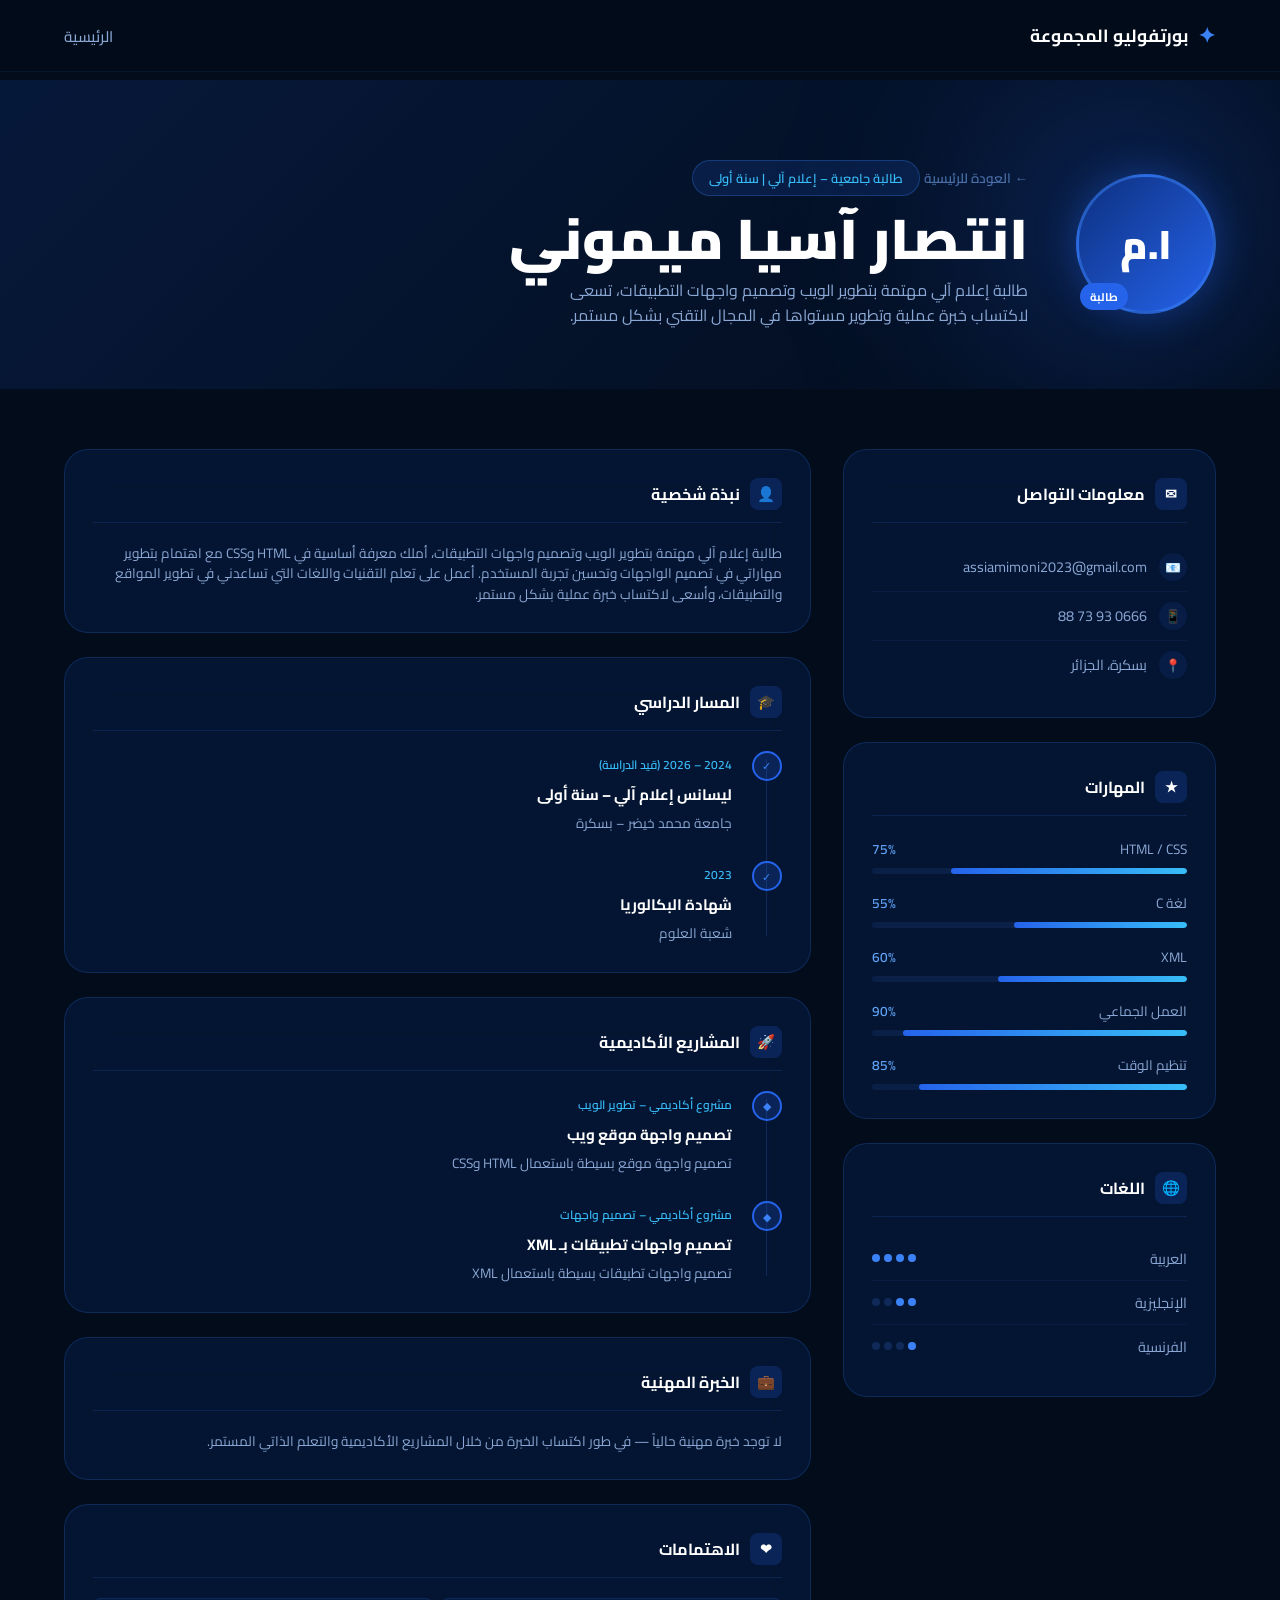
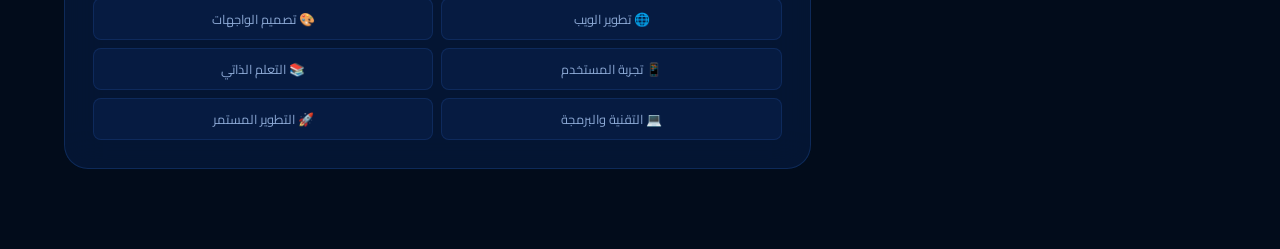
<file: intissar.html>
<!DOCTYPE html>
<html lang="ar" dir="rtl">

<head>
    <meta charset="UTF-8" />
    <meta name="viewport" content="width=device-width, initial-scale=1.0" />
    <title>انتصار آسيا ميموني</title>

    <link rel="preconnect" href="https://fonts.googleapis.com" />
    <link rel="preconnect" href="https://fonts.gstatic.com" crossorigin />

    <link href="https://fonts.googleapis.com/css2?family=Tajawal:wght@300;400;500;700;800;900&family=Cairo:wght@300;400;600;700;900&display=swap" rel="stylesheet" />

    <link rel="stylesheet" href="style.css" />
</head>

<body>

    <!-- HEADER -->
    <header class="header">
        <nav class="nav container">
            <div class="logo">
                <span class="logo-icon">✦</span>
                <span>بورتفوليو المجموعة</span>
            </div>

            <ul class="nav-links">
                <li><a href="index.html">الرئيسية</a></li>
            </ul>
        </nav>
    </header>

    <!-- PAGE -->
    <main class="cv-page">

        <!-- HERO -->
        <section class="cv-hero">

            <div class="cv-hero-bg"></div>
            <div class="cv-hero-orb"></div>

            <div class="container cv-hero-content">

                <div class="cv-avatar-wrap">

                    <div class="cv-avatar">
                        ا.م
                    </div>

                    <div class="cv-avatar-badge">
                        طالبة
                    </div>

                </div>

                <div class="cv-header-info">

                    <a href="index.html" class="cv-back">
                        ← العودة للرئيسية
                    </a>

                    <span class="cv-role-tag">
                        طالبة جامعية – إعلام آلي | سنة أولى
                    </span>

                    <h1 class="cv-name">
                        انتصار آسيا ميموني
                    </h1>

                    <p class="cv-subtitle">
                        طالبة إعلام آلي مهتمة بتطوير الويب وتصميم واجهات التطبيقات، تسعى لاكتساب خبرة عملية وتطوير مستواها في المجال التقني بشكل مستمر.
                    </p>

                </div>

            </div>

        </section>

        <!-- BODY -->
        <section class="cv-body">

            <div class="container">

                <div class="cv-grid">

                    <!-- SIDEBAR -->
                    <aside class="cv-sidebar">

                        <!-- CONTACT -->
                        <div class="cv-card">

                            <div class="cv-card-title">
                                <div class="icon">✉</div>
                                معلومات التواصل
                            </div>

                            <div class="contact-item">
                                <div class="ci-icon">📧</div>
                                <span>assiamimoni2023@gmail.com</span>
                            </div>

                            <div class="contact-item">
                                <div class="ci-icon">📱</div>
                                <span>0666 93 73 88</span>
                            </div>

                            <div class="contact-item">
                                <div class="ci-icon">📍</div>
                                <span>بسكرة، الجزائر</span>
                            </div>

                        </div>

                        <!-- SKILLS -->
                        <div class="cv-card">

                            <div class="cv-card-title">
                                <div class="icon">★</div>
                                المهارات
                            </div>

                            <div class="skill-item">
                                <div class="skill-header">
                                    <span>HTML / CSS</span>
                                    <span class="skill-pct">75%</span>
                                </div>
                                <div class="skill-bar">
                                    <div class="skill-fill" style="width:75%"></div>
                                </div>
                            </div>

                            <div class="skill-item">
                                <div class="skill-header">
                                    <span>لغة C</span>
                                    <span class="skill-pct">55%</span>
                                </div>
                                <div class="skill-bar">
                                    <div class="skill-fill" style="width:55%"></div>
                                </div>
                            </div>

                            <div class="skill-item">
                                <div class="skill-header">
                                    <span>XML</span>
                                    <span class="skill-pct">60%</span>
                                </div>
                                <div class="skill-bar">
                                    <div class="skill-fill" style="width:60%"></div>
                                </div>
                            </div>

                            <div class="skill-item">
                                <div class="skill-header">
                                    <span>العمل الجماعي</span>
                                    <span class="skill-pct">90%</span>
                                </div>
                                <div class="skill-bar">
                                    <div class="skill-fill" style="width:90%"></div>
                                </div>
                            </div>

                            <div class="skill-item">
                                <div class="skill-header">
                                    <span>تنظيم الوقت</span>
                                    <span class="skill-pct">85%</span>
                                </div>
                                <div class="skill-bar">
                                    <div class="skill-fill" style="width:85%"></div>
                                </div>
                            </div>

                        </div>

                        <!-- LANGUAGES -->
                        <div class="cv-card">

                            <div class="cv-card-title">
                                <div class="icon">🌐</div>
                                اللغات
                            </div>

                            <div class="lang-item">
                                <span>العربية</span>
                                <div class="lang-level">
                                    <div class="lang-dot active"></div>
                                    <div class="lang-dot active"></div>
                                    <div class="lang-dot active"></div>
                                    <div class="lang-dot active"></div>
                                </div>
                            </div>

                            <div class="lang-item">
                                <span>الإنجليزية</span>
                                <div class="lang-level">
                                    <div class="lang-dot active"></div>
                                    <div class="lang-dot active"></div>
                                    <div class="lang-dot"></div>
                                    <div class="lang-dot"></div>
                                </div>
                            </div>

                            <div class="lang-item">
                                <span>الفرنسية</span>
                                <div class="lang-level">
                                    <div class="lang-dot active"></div>
                                    <div class="lang-dot"></div>
                                    <div class="lang-dot"></div>
                                    <div class="lang-dot"></div>
                                </div>
                            </div>

                        </div>

                    </aside>

                    <!-- MAIN -->
                    <div class="cv-main">

                        <!-- ABOUT -->
                        <div class="cv-card">

                            <div class="cv-card-title">
                                <div class="icon">👤</div>
                                نبذة شخصية
                            </div>

                            <p class="tl-sub">
                                طالبة إعلام آلي مهتمة بتطوير الويب وتصميم واجهات التطبيقات، أملك معرفة أساسية في HTML وCSS مع اهتمام بتطوير مهاراتي في تصميم الواجهات وتحسين تجربة المستخدم. أعمل على تعلم التقنيات واللغات التي تساعدني في تطوير المواقع والتطبيقات، وأسعى لاكتساب خبرة عملية
                                بشكل مستمر.
                            </p>

                        </div>

                        <!-- EDUCATION -->
                        <div class="cv-card">

                            <div class="cv-card-title">
                                <div class="icon">🎓</div>
                                المسار الدراسي
                            </div>

                            <div class="timeline">

                                <div class="tl-item">
                                    <div class="tl-dot">✓</div>
                                    <div class="tl-content">
                                        <div class="tl-period">2024 – 2026 (قيد الدراسة)</div>
                                        <div class="tl-title">ليسانس إعلام آلي – سنة أولى</div>
                                        <div class="tl-sub">جامعة محمد خيضر – بسكرة</div>
                                    </div>
                                </div>

                                <div class="tl-item">
                                    <div class="tl-dot">✓</div>
                                    <div class="tl-content">
                                        <div class="tl-period">2023</div>
                                        <div class="tl-title">شهادة البكالوريا</div>
                                        <div class="tl-sub">شعبة العلوم</div>
                                    </div>
                                </div>

                            </div>

                        </div>

                        <!-- PROJECTS -->
                        <div class="cv-card">

                            <div class="cv-card-title">
                                <div class="icon">🚀</div>
                                المشاريع الأكاديمية
                            </div>

                            <div class="timeline">

                                <div class="tl-item">
                                    <div class="tl-dot">◆</div>
                                    <div class="tl-content">
                                        <div class="tl-period">مشروع أكاديمي – تطوير الويب</div>
                                        <div class="tl-title">تصميم واجهة موقع ويب</div>
                                        <div class="tl-sub">
                                            تصميم واجهة موقع بسيطة باستعمال HTML وCSS
                                        </div>
                                    </div>
                                </div>

                                <div class="tl-item">
                                    <div class="tl-dot">◆</div>
                                    <div class="tl-content">
                                        <div class="tl-period">مشروع أكاديمي – تصميم واجهات</div>
                                        <div class="tl-title">تصميم واجهات تطبيقات بـ XML</div>
                                        <div class="tl-sub">
                                            تصميم واجهات تطبيقات بسيطة باستعمال XML
                                        </div>
                                    </div>
                                </div>

                            </div>

                        </div>

                        <!-- EXPERIENCE -->
                        <div class="cv-card">

                            <div class="cv-card-title">
                                <div class="icon">💼</div>
                                الخبرة المهنية
                            </div>

                            <p class="tl-sub">
                                لا توجد خبرة مهنية حالياً — في طور اكتساب الخبرة من خلال المشاريع الأكاديمية والتعلم الذاتي المستمر.
                            </p>

                        </div>

                        <!-- INTERESTS -->
                        <div class="cv-card">

                            <div class="cv-card-title">
                                <div class="icon">❤</div>
                                الاهتمامات
                            </div>

                            <div class="interests-grid">
                                <div class="interest-chip">🌐 تطوير الويب</div>
                                <div class="interest-chip">🎨 تصميم الواجهات</div>
                                <div class="interest-chip">📱 تجربة المستخدم</div>
                                <div class="interest-chip">📚 التعلم الذاتي</div>
                                <div class="interest-chip">💻 التقنية والبرمجة</div>
                                <div class="interest-chip">🚀 التطوير المستمر</div>
                            </div>

                        </div>

                    </div>

                </div>

            </div>

        </section>

    </main>

</body>

</html>
</file>
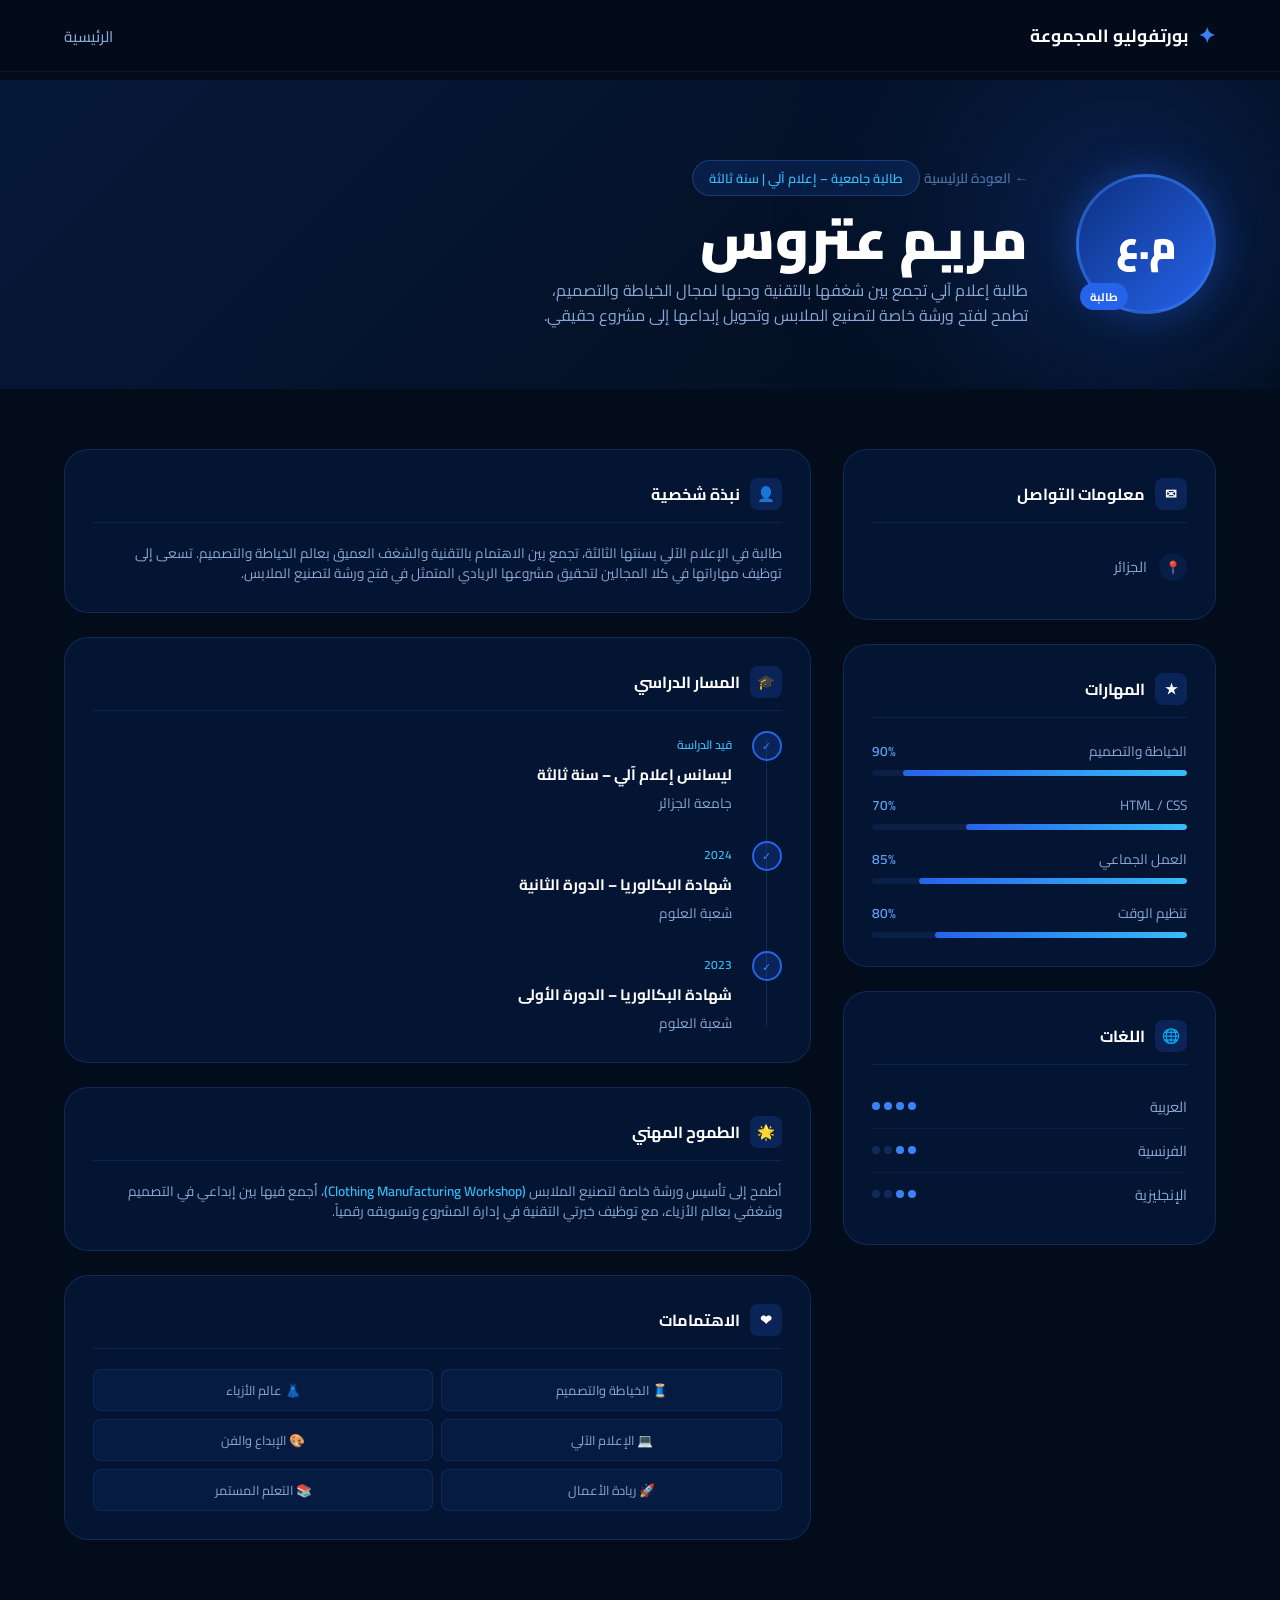
<file: mariam.html>
<!DOCTYPE html>
<html lang="ar" dir="rtl">

<head>
    <meta charset="UTF-8" />
    <meta name="viewport" content="width=device-width, initial-scale=1.0" />
    <title>مريم عتروس</title>

    <link rel="preconnect" href="https://fonts.googleapis.com" />
    <link rel="preconnect" href="https://fonts.gstatic.com" crossorigin />

    <link href="https://fonts.googleapis.com/css2?family=Tajawal:wght@300;400;500;700;800;900&family=Cairo:wght@300;400;600;700;900&display=swap" rel="stylesheet" />

    <link rel="stylesheet" href="style.css" />
</head>

<body>

    <!-- HEADER -->
    <header class="header">
        <nav class="nav container">
            <div class="logo">
                <span class="logo-icon">✦</span>
                <span>بورتفوليو المجموعة</span>
            </div>

            <ul class="nav-links">
                <li><a href="index.html">الرئيسية</a></li>
            </ul>
        </nav>
    </header>

    <!-- PAGE -->
    <main class="cv-page">

        <!-- HERO -->
        <section class="cv-hero">

            <div class="cv-hero-bg"></div>
            <div class="cv-hero-orb"></div>

            <div class="container cv-hero-content">

                <div class="cv-avatar-wrap">

                    <div class="cv-avatar">
                        م.ع
                    </div>

                    <div class="cv-avatar-badge">
                        طالبة
                    </div>

                </div>

                <div class="cv-header-info">

                    <a href="index.html" class="cv-back">
                        ← العودة للرئيسية
                    </a>

                    <span class="cv-role-tag">
                        طالبة جامعية – إعلام آلي | سنة ثالثة
                    </span>

                    <h1 class="cv-name">
                        مريم عتروس
                    </h1>

                    <p class="cv-subtitle">
                        طالبة إعلام آلي تجمع بين شغفها بالتقنية وحبها لمجال الخياطة والتصميم، تطمح لفتح ورشة خاصة لتصنيع الملابس وتحويل إبداعها إلى مشروع حقيقي.
                    </p>

                </div>

            </div>

        </section>

        <!-- BODY -->
        <section class="cv-body">

            <div class="container">

                <div class="cv-grid">

                    <!-- SIDEBAR -->
                    <aside class="cv-sidebar">

                        <!-- CONTACT -->
                        <div class="cv-card">

                            <div class="cv-card-title">
                                <div class="icon">✉</div>
                                معلومات التواصل
                            </div>

                            <div class="contact-item">
                                <div class="ci-icon">📍</div>
                                <span>الجزائر</span>
                            </div>

                        </div>

                        <!-- SKILLS -->
                        <div class="cv-card">

                            <div class="cv-card-title">
                                <div class="icon">★</div>
                                المهارات
                            </div>

                            <div class="skill-item">
                                <div class="skill-header">
                                    <span>الخياطة والتصميم</span>
                                    <span class="skill-pct">90%</span>
                                </div>
                                <div class="skill-bar">
                                    <div class="skill-fill" style="width:90%"></div>
                                </div>
                            </div>

                            <div class="skill-item">
                                <div class="skill-header">
                                    <span>HTML / CSS</span>
                                    <span class="skill-pct">70%</span>
                                </div>
                                <div class="skill-bar">
                                    <div class="skill-fill" style="width:70%"></div>
                                </div>
                            </div>

                            <div class="skill-item">
                                <div class="skill-header">
                                    <span>العمل الجماعي</span>
                                    <span class="skill-pct">85%</span>
                                </div>
                                <div class="skill-bar">
                                    <div class="skill-fill" style="width:85%"></div>
                                </div>
                            </div>

                            <div class="skill-item">
                                <div class="skill-header">
                                    <span>تنظيم الوقت</span>
                                    <span class="skill-pct">80%</span>
                                </div>
                                <div class="skill-bar">
                                    <div class="skill-fill" style="width:80%"></div>
                                </div>
                            </div>

                        </div>

                        <!-- LANGUAGES -->
                        <div class="cv-card">

                            <div class="cv-card-title">
                                <div class="icon">🌐</div>
                                اللغات
                            </div>

                            <div class="lang-item">
                                <span>العربية</span>
                                <div class="lang-level">
                                    <div class="lang-dot active"></div>
                                    <div class="lang-dot active"></div>
                                    <div class="lang-dot active"></div>
                                    <div class="lang-dot active"></div>
                                </div>
                            </div>

                            <div class="lang-item">
                                <span>الفرنسية</span>
                                <div class="lang-level">
                                    <div class="lang-dot active"></div>
                                    <div class="lang-dot active"></div>
                                    <div class="lang-dot"></div>
                                    <div class="lang-dot"></div>
                                </div>
                            </div>

                            <div class="lang-item">
                                <span>الإنجليزية</span>
                                <div class="lang-level">
                                    <div class="lang-dot active"></div>
                                    <div class="lang-dot active"></div>
                                    <div class="lang-dot"></div>
                                    <div class="lang-dot"></div>
                                </div>
                            </div>

                        </div>

                    </aside>

                    <!-- MAIN -->
                    <div class="cv-main">

                        <!-- ABOUT -->
                        <div class="cv-card">

                            <div class="cv-card-title">
                                <div class="icon">👤</div>
                                نبذة شخصية
                            </div>

                            <p class="tl-sub">
                                طالبة في الإعلام الآلي بسنتها الثالثة، تجمع بين الاهتمام بالتقنية والشغف العميق بعالم الخياطة والتصميم. تسعى إلى توظيف مهاراتها في كلا المجالين لتحقيق مشروعها الريادي المتمثل في فتح ورشة لتصنيع الملابس.
                            </p>

                        </div>

                        <!-- EDUCATION -->
                        <div class="cv-card">

                            <div class="cv-card-title">
                                <div class="icon">🎓</div>
                                المسار الدراسي
                            </div>

                            <div class="timeline">

                                <div class="tl-item">
                                    <div class="tl-dot">✓</div>
                                    <div class="tl-content">
                                        <div class="tl-period">قيد الدراسة</div>
                                        <div class="tl-title">ليسانس إعلام آلي – سنة ثالثة</div>
                                        <div class="tl-sub">جامعة الجزائر</div>
                                    </div>
                                </div>

                                <div class="tl-item">
                                    <div class="tl-dot">✓</div>
                                    <div class="tl-content">
                                        <div class="tl-period">2024</div>
                                        <div class="tl-title">شهادة البكالوريا – الدورة الثانية</div>
                                        <div class="tl-sub">شعبة العلوم</div>
                                    </div>
                                </div>

                                <div class="tl-item">
                                    <div class="tl-dot">✓</div>
                                    <div class="tl-content">
                                        <div class="tl-period">2023</div>
                                        <div class="tl-title">شهادة البكالوريا – الدورة الأولى</div>
                                        <div class="tl-sub">شعبة العلوم</div>
                                    </div>
                                </div>

                            </div>

                        </div>

                        <!-- AMBITION -->
                        <div class="cv-card">

                            <div class="cv-card-title">
                                <div class="icon">🌟</div>
                                الطموح المهني
                            </div>

                            <p class="tl-sub">
                                أطمح إلى تأسيس ورشة خاصة لتصنيع الملابس <span style="color:var(--accent);font-weight:600;">(Clothing Manufacturing Workshop)</span>، أجمع فيها بين إبداعي في التصميم وشغفي بعالم الأزياء، مع توظيف خبرتي التقنية في إدارة المشروع
                                وتسويقه رقمياً.
                            </p>

                        </div>

                        <!-- INTERESTS -->
                        <div class="cv-card">

                            <div class="cv-card-title">
                                <div class="icon">❤</div>
                                الاهتمامات
                            </div>

                            <div class="interests-grid">
                                <div class="interest-chip">🧵 الخياطة والتصميم</div>
                                <div class="interest-chip">👗 عالم الأزياء</div>
                                <div class="interest-chip">💻 الإعلام الآلي</div>
                                <div class="interest-chip">🎨 الإبداع والفن</div>
                                <div class="interest-chip">🚀 ريادة الأعمال</div>
                                <div class="interest-chip">📚 التعلم المستمر</div>
                            </div>

                        </div>

                    </div>

                </div>

            </div>

        </section>

    </main>

</body>

</html>
</file>
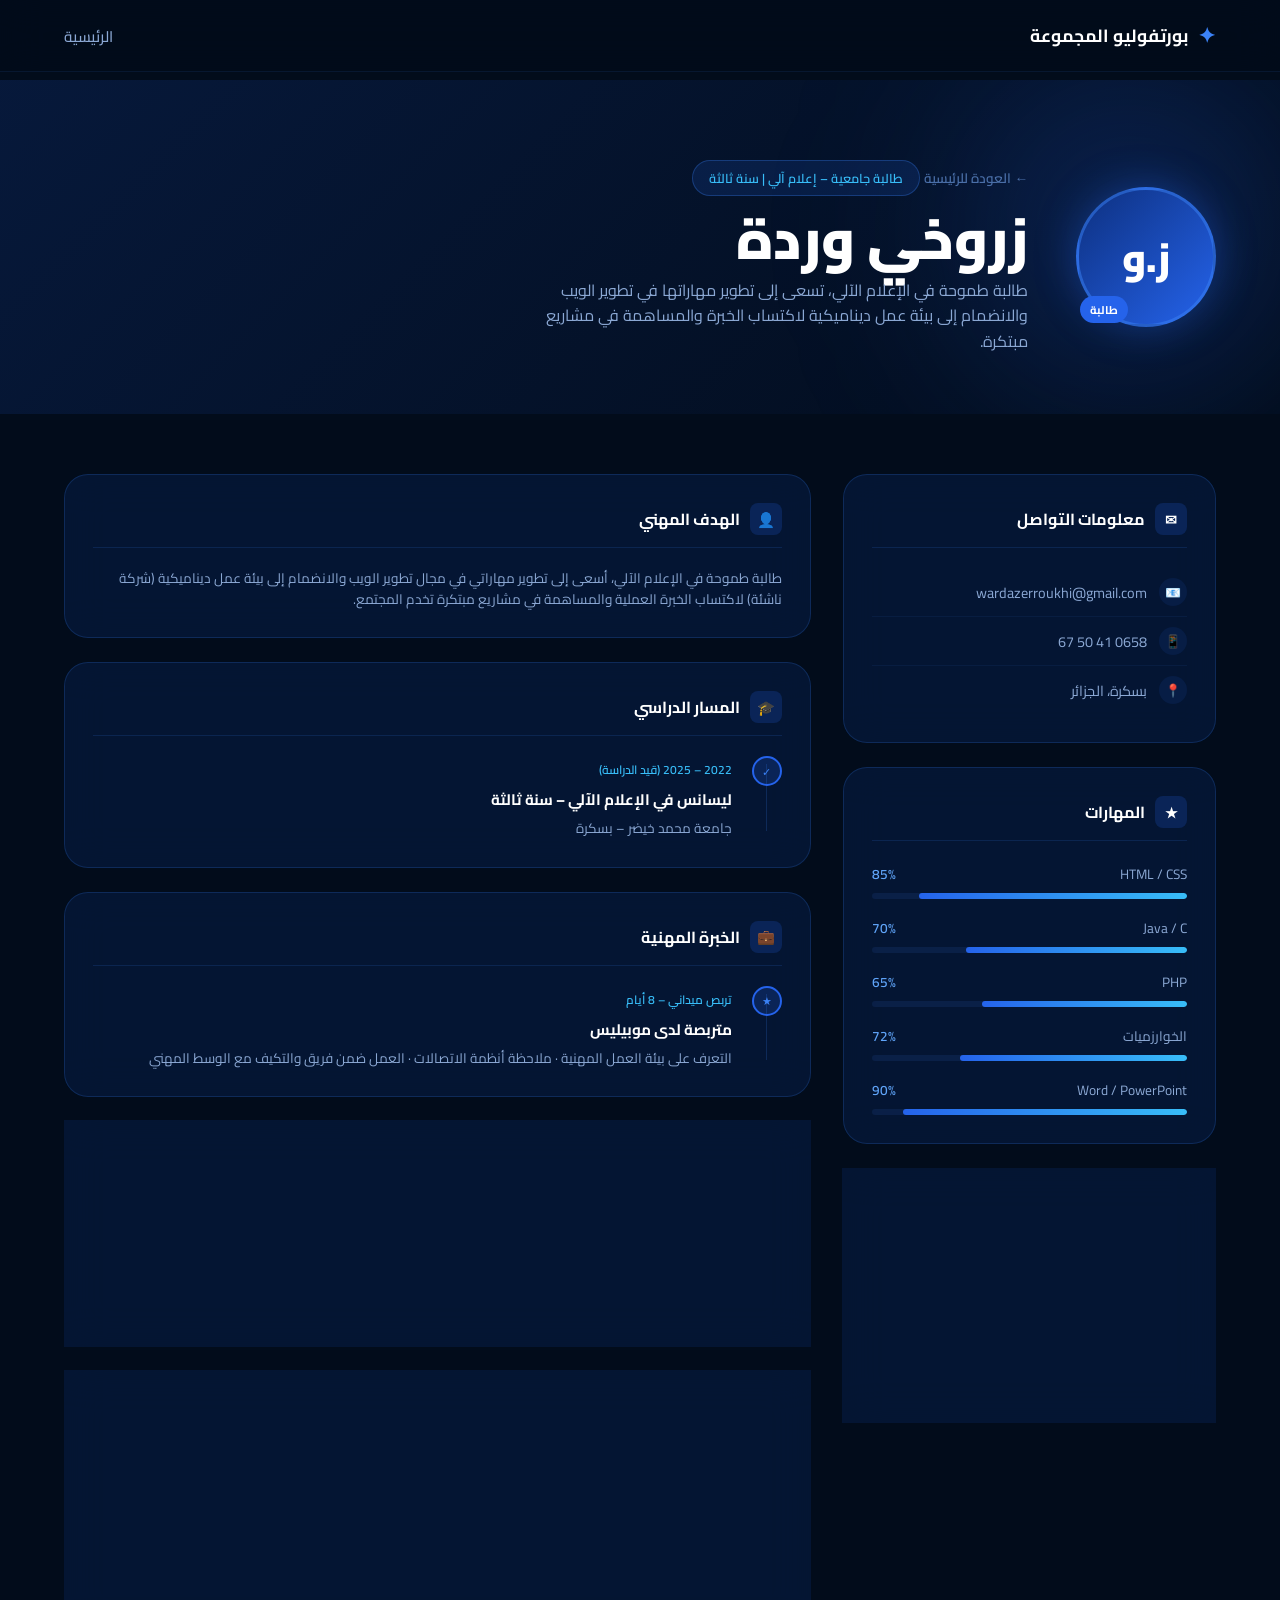
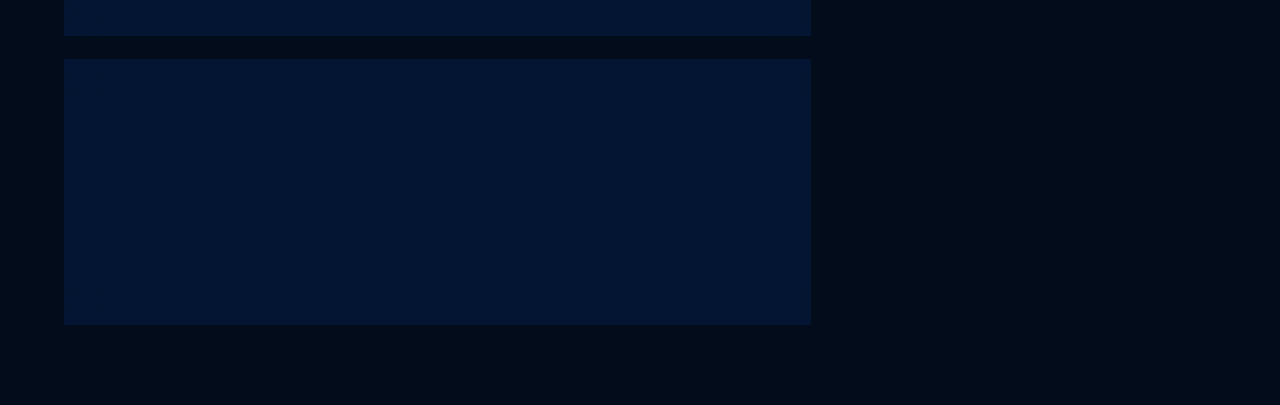
<file: warda.html>
<!DOCTYPE html>
<html lang="ar" dir="rtl">

<head>
    <meta charset="UTF-8" />
    <meta name="viewport" content="width=device-width, initial-scale=1.0" />
    <title>زروخي وردة</title>

    <link rel="preconnect" href="https://fonts.googleapis.com" />
    <link rel="preconnect" href="https://fonts.gstatic.com" crossorigin />

    <link href="https://fonts.googleapis.com/css2?family=Tajawal:wght@300;400;500;700;800;900&family=Cairo:wght@300;400;600;700;900&display=swap" rel="stylesheet" />

    <link rel="stylesheet" href="style.css" />
</head>

<body>

    <!-- HEADER -->
    <header class="header">
        <nav class="nav container">
            <div class="logo">
                <span class="logo-icon">✦</span>
                <span>بورتفوليو المجموعة</span>
            </div>

            <ul class="nav-links">
                <li><a href="index.html">الرئيسية</a></li>
            </ul>
        </nav>
    </header>

    <!-- PAGE -->
    <main class="cv-page">

        <!-- HERO -->
        <section class="cv-hero">

            <div class="cv-hero-bg"></div>
            <div class="cv-hero-orb"></div>

            <div class="container cv-hero-content">

                <div class="cv-avatar-wrap">

                    <div class="cv-avatar">
                        ز.و
                    </div>

                    <div class="cv-avatar-badge">
                        طالبة
                    </div>

                </div>

                <div class="cv-header-info">

                    <a href="index.html" class="cv-back">
                        ← العودة للرئيسية
                    </a>

                    <span class="cv-role-tag">
                        طالبة جامعية – إعلام آلي | سنة ثالثة
                    </span>

                    <h1 class="cv-name">
                        زروخي وردة
                    </h1>

                    <p class="cv-subtitle">
                        طالبة طموحة في الإعلام الآلي، تسعى إلى تطوير مهاراتها في تطوير الويب والانضمام إلى بيئة عمل ديناميكية لاكتساب الخبرة والمساهمة في مشاريع مبتكرة.
                    </p>

                </div>

            </div>

        </section>

        <!-- BODY -->
        <section class="cv-body">

            <div class="container">

                <div class="cv-grid">

                    <!-- SIDEBAR -->
                    <aside class="cv-sidebar">

                        <!-- CONTACT -->
                        <div class="cv-card">

                            <div class="cv-card-title">
                                <div class="icon">✉</div>
                                معلومات التواصل
                            </div>

                            <div class="contact-item">
                                <div class="ci-icon">📧</div>
                                <span>wardazerroukhi@gmail.com</span>
                            </div>

                            <div class="contact-item">
                                <div class="ci-icon">📱</div>
                                <span>0658 41 50 67</span>
                            </div>

                            <div class="contact-item">
                                <div class="ci-icon">📍</div>
                                <span>بسكرة، الجزائر</span>
                            </div>

                        </div>

                        <!-- SKILLS -->
                        <div class="cv-card">

                            <div class="cv-card-title">
                                <div class="icon">★</div>
                                المهارات
                            </div>

                            <div class="skill-item">
                                <div class="skill-header">
                                    <span>HTML / CSS</span>
                                    <span class="skill-pct">85%</span>
                                </div>
                                <div class="skill-bar">
                                    <div class="skill-fill" style="width:85%"></div>
                                </div>
                            </div>

                            <div class="skill-item">
                                <div class="skill-header">
                                    <span>Java / C</span>
                                    <span class="skill-pct">70%</span>
                                </div>
                                <div class="skill-bar">
                                    <div class="skill-fill" style="width:70%"></div>
                                </div>
                            </div>

                            <div class="skill-item">
                                <div class="skill-header">
                                    <span>PHP</span>
                                    <span class="skill-pct">65%</span>
                                </div>
                                <div class="skill-bar">
                                    <div class="skill-fill" style="width:65%"></div>
                                </div>
                            </div>

                            <div class="skill-item">
                                <div class="skill-header">
                                    <span>الخوارزميات</span>
                                    <span class="skill-pct">72%</span>
                                </div>
                                <div class="skill-bar">
                                    <div class="skill-fill" style="width:72%"></div>
                                </div>
                            </div>

                            <div class="skill-item">
                                <div class="skill-header">
                                    <span>Word / PowerPoint</span>
                                    <span class="skill-pct">90%</span>
                                </div>
                                <div class="skill-bar">
                                    <div class="skill-fill" style="width:90%"></div>
                                </div>
                            </div>

                        </div>

                        <!-- LANGUAGES -->
                        <div class="cv-card">

                            <div class="cv-card-title">
                                <div class="icon">🌐</div>
                                اللغات
                            </div>

                            <div class="lang-item">
                                <span>العربية</span>
                                <div class="lang-level">
                                    <div class="lang-dot active"></div>
                                    <div class="lang-dot active"></div>
                                    <div class="lang-dot active"></div>
                                    <div class="lang-dot active"></div>
                                </div>
                            </div>

                            <div class="lang-item">
                                <span>الفرنسية</span>
                                <div class="lang-level">
                                    <div class="lang-dot active"></div>
                                    <div class="lang-dot active"></div>
                                    <div class="lang-dot active"></div>
                                    <div class="lang-dot"></div>
                                </div>
                            </div>

                            <div class="lang-item">
                                <span>الإنجليزية</span>
                                <div class="lang-level">
                                    <div class="lang-dot active"></div>
                                    <div class="lang-dot active"></div>
                                    <div class="lang-dot"></div>
                                    <div class="lang-dot"></div>
                                </div>
                            </div>

                        </div>

                    </aside>

                    <!-- MAIN -->
                    <div class="cv-main">

                        <!-- ABOUT -->
                        <div class="cv-card">

                            <div class="cv-card-title">
                                <div class="icon">👤</div>
                                الهدف المهني
                            </div>

                            <p class="tl-sub">
                                طالبة طموحة في الإعلام الآلي، أسعى إلى تطوير مهاراتي في مجال تطوير الويب والانضمام إلى بيئة عمل ديناميكية (شركة ناشئة) لاكتساب الخبرة العملية والمساهمة في مشاريع مبتكرة تخدم المجتمع.
                            </p>

                        </div>

                        <!-- EDUCATION -->
                        <div class="cv-card">

                            <div class="cv-card-title">
                                <div class="icon">🎓</div>
                                المسار الدراسي
                            </div>

                            <div class="timeline">

                                <div class="tl-item">
                                    <div class="tl-dot">✓</div>
                                    <div class="tl-content">
                                        <div class="tl-period">2022 – 2025 (قيد الدراسة)</div>
                                        <div class="tl-title">ليسانس في الإعلام الآلي – سنة ثالثة</div>
                                        <div class="tl-sub">جامعة محمد خيضر – بسكرة</div>
                                    </div>
                                </div>

                            </div>

                        </div>

                        <!-- EXPERIENCE -->
                        <div class="cv-card">

                            <div class="cv-card-title">
                                <div class="icon">💼</div>
                                الخبرة المهنية
                            </div>

                            <div class="timeline">

                                <div class="tl-item">
                                    <div class="tl-dot">★</div>
                                    <div class="tl-content">
                                        <div class="tl-period">تربص ميداني – 8 أيام</div>
                                        <div class="tl-title">متربصة لدى موبيليس</div>
                                        <div class="tl-sub">
                                            التعرف على بيئة العمل المهنية · ملاحظة أنظمة الاتصالات · العمل ضمن فريق والتكيف مع الوسط المهني
                                        </div>
                                    </div>
                                </div>

                            </div>

                        </div>

                        <!-- PROJECTS -->
                        <div class="cv-card">

                            <div class="cv-card-title">
                                <div class="icon">🚀</div>
                                المشاريع الأكاديمية
                            </div>

                            <div class="timeline">

                                <div class="tl-item">
                                    <div class="tl-dot">◆</div>
                                    <div class="tl-content">
                                        <div class="tl-period">مشروع أكاديمي – تطوير الويب</div>
                                        <div class="tl-title">تطبيق ويب "Lost &amp; Found" – مفقودات وموجودات</div>
                                        <div class="tl-sub">
                                            منصة لإدارة الأشياء المفقودة في الجامعة · تصميم واجهة المستخدم · تنظيم البيانات · استخدام تقنيات HTML، CSS، PHP
                                        </div>
                                    </div>
                                </div>

                            </div>

                        </div>

                        <!-- SOFT SKILLS -->
                        <div class="cv-card">

                            <div class="cv-card-title">
                                <div class="icon">💡</div>
                                المهارات الشخصية
                            </div>

                            <div class="interests-grid">
                                <div class="interest-chip">🤝 العمل الجماعي</div>
                                <div class="interest-chip">📚 سرعة التعلم</div>
                                <div class="interest-chip">🎯 التحفيز والجدية</div>
                                <div class="interest-chip">🗓 إدارة الوقت</div>
                                <div class="interest-chip">⚖ الإحساس بالمسؤولية</div>
                                <div class="interest-chip">✅ التنظيم</div>
                            </div>

                        </div>

                        <!-- INTERESTS -->
                        <div class="cv-card">

                            <div class="cv-card-title">
                                <div class="icon">❤</div>
                                الاهتمامات
                            </div>

                            <div class="interests-grid">
                                <div class="interest-chip">📖 الدراسة والتعلم</div>
                                <div class="interest-chip">💻 التكنولوجيا</div>
                                <div class="interest-chip">🚀 تطوير الذات</div>
                                <div class="interest-chip">🕌 الدين والثقافة</div>
                                <div class="interest-chip">🌐 تطوير الويب</div>
                            </div>

                        </div>

                    </div>

                </div>

            </div>

        </section>

    </main>

</body>

</html>
</file>
<file: style.css>
/* ===========================
   CSS VARIABLES & RESET
=========================== */

:root {
    --blue-950: #020c1b;
    --blue-900: #040f2a;
    --blue-800: #071a3e;
    --blue-700: #0a2560;
    --blue-600: #0d3080;
    --blue-500: #1145a8;
    --blue-400: #2563eb;
    --blue-300: #3b82f6;
    --blue-200: #60a5fa;
    --blue-100: #93c5fd;
    --blue-50: #dbeafe;
    --accent: #38bdf8;
    --accent2: #06b6d4;
    --white: #ffffff;
    --text-primary: #e2eaf8;
    --text-secondary: #8ba8d4;
    --text-muted: #4a6fa8;
    --card-bg: rgba(7, 26, 62, 0.7);
    --card-border: rgba(59, 130, 246, 0.2);
    --radius: 16px;
    --radius-lg: 24px;
    --shadow: 0 4px 40px rgba(17, 69, 168, 0.25);
    --font-main: 'Cairo', 'Tajawal', sans-serif;
}

* {
    margin: 0;
    padding: 0;
    box-sizing: border-box;
}

html {
    scroll-behavior: smooth;
}

body {
    font-family: var(--font-main);
    background: var(--blue-950);
    color: var(--text-primary);
    overflow-x: hidden;
    direction: rtl;
}

.container {
    max-width: 1200px;
    margin: 0 auto;
    padding: 0 24px;
}


/* ===========================
   PARTICLES
=========================== */

.particles {
    position: fixed;
    inset: 0;
    pointer-events: none;
    z-index: 0;
    overflow: hidden;
}

.particle {
    position: absolute;
    width: 2px;
    height: 2px;
    background: var(--blue-300);
    border-radius: 50%;
    animation: float linear infinite;
    opacity: 0;
}

@keyframes float {
    0% {
        transform: translateY(100vh) translateX(0);
        opacity: 0;
    }
    10% {
        opacity: 1;
    }
    90% {
        opacity: 0.6;
    }
    100% {
        transform: translateY(-100px) translateX(60px);
        opacity: 0;
    }
}


/* ===========================
   HEADER
=========================== */

.header {
    position: fixed;
    top: 0;
    left: 0;
    right: 0;
    z-index: 100;
    padding: 16px 0;
    background: rgba(2, 12, 27, 0.85);
    backdrop-filter: blur(20px);
    border-bottom: 1px solid rgba(59, 130, 246, 0.1);
}

.nav {
    display: flex;
    align-items: center;
    justify-content: space-between;
}

.logo {
    display: flex;
    align-items: center;
    gap: 10px;
    font-size: 1.1rem;
    font-weight: 700;
    color: var(--white);
    text-decoration: none;
}

.logo-icon {
    color: var(--blue-300);
    font-size: 1.3rem;
    animation: spin 8s linear infinite;
}

@keyframes spin {
    to {
        transform: rotate(360deg);
    }
}

.nav-links {
    display: flex;
    list-style: none;
    gap: 32px;
}

.nav-links a {
    color: var(--text-secondary);
    text-decoration: none;
    font-size: 0.95rem;
    font-weight: 500;
    transition: color 0.3s;
    position: relative;
}

.nav-links a::after {
    content: '';
    position: absolute;
    bottom: -4px;
    left: 0;
    right: 0;
    height: 2px;
    background: var(--blue-300);
    transform: scaleX(0);
    transition: transform 0.3s;
}

.nav-links a:hover,
.nav-links a.active {
    color: var(--blue-200);
}

.nav-links a:hover::after,
.nav-links a.active::after {
    transform: scaleX(1);
}


/* ===========================
   HERO
=========================== */

.hero {
    min-height: 100vh;
    position: relative;
    display: flex;
    align-items: center;
    padding-top: 80px;
    overflow: hidden;
}

.hero-bg {
    position: absolute;
    inset: 0;
}

.orb {
    position: absolute;
    border-radius: 50%;
    filter: blur(100px);
    animation: pulsate 6s ease-in-out infinite;
}

.orb-1 {
    width: 600px;
    height: 600px;
    background: radial-gradient(circle, rgba(37, 99, 235, 0.35), transparent 70%);
    top: -200px;
    right: -200px;
    animation-delay: 0s;
}

.orb-2 {
    width: 400px;
    height: 400px;
    background: radial-gradient(circle, rgba(56, 189, 248, 0.2), transparent 70%);
    bottom: 0;
    left: 0;
    animation-delay: 2s;
}

.orb-3 {
    width: 300px;
    height: 300px;
    background: radial-gradient(circle, rgba(17, 69, 168, 0.4), transparent 70%);
    top: 50%;
    left: 40%;
    animation-delay: 4s;
}

@keyframes pulsate {
    0%,
    100% {
        transform: scale(1) rotate(0deg);
        opacity: 0.7;
    }
    50% {
        transform: scale(1.1) rotate(5deg);
        opacity: 1;
    }
}

.grid-overlay {
    position: absolute;
    inset: 0;
    background-image: linear-gradient(rgba(59, 130, 246, 0.04) 1px, transparent 1px), linear-gradient(90deg, rgba(59, 130, 246, 0.04) 1px, transparent 1px);
    background-size: 60px 60px;
}

.hero-content {
    position: relative;
    z-index: 1;
    text-align: center;
    padding: 60px 0;
}

.hero-badge {
    display: inline-flex;
    align-items: center;
    gap: 8px;
    background: rgba(37, 99, 235, 0.15);
    border: 1px solid rgba(59, 130, 246, 0.3);
    border-radius: 100px;
    padding: 8px 20px;
    font-size: 0.85rem;
    color: var(--blue-200);
    margin-bottom: 32px;
    animation: fadeInDown 0.8s ease both;
}

.badge-dot {
    width: 8px;
    height: 8px;
    background: var(--accent);
    border-radius: 50%;
    animation: pulse 2s ease infinite;
}

@keyframes pulse {
    0%,
    100% {
        box-shadow: 0 0 0 0 rgba(56, 189, 248, 0.5);
    }
    50% {
        box-shadow: 0 0 0 8px rgba(56, 189, 248, 0);
    }
}

.hero-title {
    font-size: clamp(2.5rem, 7vw, 5.5rem);
    font-weight: 900;
    line-height: 1.1;
    margin-bottom: 24px;
}

.line-1 {
    display: block;
    color: var(--white);
    animation: fadeInUp 0.8s 0.2s ease both;
}

.line-2 {
    display: block;
    animation: fadeInUp 0.8s 0.4s ease both;
}

.gradient-text {
    background: linear-gradient(135deg, var(--blue-200), var(--accent), var(--blue-300));
    -webkit-background-clip: text;
    -webkit-text-fill-color: transparent;
    background-clip: text;
}

.hero-desc {
    max-width: 600px;
    margin: 0 auto 40px;
    color: var(--text-secondary);
    font-size: 1.1rem;
    line-height: 1.8;
    animation: fadeInUp 0.8s 0.6s ease both;
}

.hero-btns {
    display: flex;
    gap: 16px;
    justify-content: center;
    margin-bottom: 60px;
    animation: fadeInUp 0.8s 0.8s ease both;
    flex-wrap: wrap;
}

.btn {
    display: inline-flex;
    align-items: center;
    gap: 8px;
    padding: 14px 32px;
    border-radius: 100px;
    font-family: var(--font-main);
    font-size: 0.95rem;
    font-weight: 600;
    cursor: pointer;
    text-decoration: none;
    transition: all 0.3s;
}

.btn-primary {
    background: linear-gradient(135deg, var(--blue-400), var(--blue-500));
    color: var(--white);
    box-shadow: 0 4px 20px rgba(37, 99, 235, 0.4);
}

.btn-primary:hover {
    transform: translateY(-2px);
    box-shadow: 0 8px 30px rgba(37, 99, 235, 0.6);
}

.btn-primary svg {
    transform: rotate(180deg);
}

.btn-outline {
    background: transparent;
    color: var(--blue-200);
    border: 1px solid rgba(59, 130, 246, 0.4);
}

.btn-outline:hover {
    background: rgba(37, 99, 235, 0.1);
    border-color: var(--blue-300);
    transform: translateY(-2px);
}

.hero-stats {
    display: inline-flex;
    align-items: center;
    gap: 40px;
    background: rgba(7, 26, 62, 0.6);
    border: 1px solid rgba(59, 130, 246, 0.2);
    border-radius: var(--radius-lg);
    padding: 24px 48px;
    backdrop-filter: blur(10px);
    animation: fadeInUp 0.8s 1s ease both;
}

.stat {
    display: flex;
    flex-direction: column;
    align-items: center;
    gap: 4px;
}

.stat-num {
    font-size: 2rem;
    font-weight: 900;
    color: var(--blue-200);
    line-height: 1;
}

.stat-label {
    font-size: 0.8rem;
    color: var(--text-muted);
    font-weight: 500;
}

.stat-divider {
    width: 1px;
    height: 40px;
    background: rgba(59, 130, 246, 0.2);
}

.scroll-indicator {
    position: absolute;
    bottom: 40px;
    left: 50%;
    transform: translateX(-50%);
    display: flex;
    flex-direction: column;
    align-items: center;
    gap: 8px;
    color: var(--text-muted);
    font-size: 0.75rem;
    animation: fadeIn 1.5s 1.5s ease both;
}

.scroll-line {
    width: 1px;
    height: 40px;
    background: linear-gradient(to bottom, var(--blue-400), transparent);
    animation: scrollDown 2s ease infinite;
}

@keyframes scrollDown {
    0% {
        transform: scaleY(0);
        transform-origin: top;
    }
    50% {
        transform: scaleY(1);
        transform-origin: top;
    }
    100% {
        transform: scaleY(0);
        transform-origin: bottom;
    }
}


/* ===========================
   SECTIONS COMMON
=========================== */

.section-header {
    text-align: center;
    margin-bottom: 60px;
}

.section-tag {
    display: inline-block;
    background: rgba(37, 99, 235, 0.15);
    border: 1px solid rgba(59, 130, 246, 0.3);
    border-radius: 100px;
    padding: 6px 18px;
    font-size: 0.8rem;
    color: var(--accent);
    font-weight: 600;
    letter-spacing: 1px;
    margin-bottom: 16px;
}

.section-title {
    font-size: clamp(2rem, 5vw, 3.5rem);
    font-weight: 900;
    color: var(--white);
    margin-bottom: 16px;
}

.section-sub {
    color: var(--text-muted);
    font-size: 1rem;
}


/* ===========================
   SUPERVISOR SECTION
=========================== */

.supervisor-section {
    padding: 100px 0;
    position: relative;
    z-index: 1;
}

.supervisor-card {
    position: relative;
    background: var(--card-bg);
    border: 1px solid rgba(59, 130, 246, 0.25);
    border-radius: var(--radius-lg);
    padding: 48px;
    display: flex;
    align-items: center;
    gap: 48px;
    cursor: pointer;
    transition: all 0.4s;
    overflow: hidden;
    max-width: 800px;
    margin: 0 auto;
    backdrop-filter: blur(20px);
}

.supervisor-card:hover {
    border-color: rgba(59, 130, 246, 0.5);
    transform: translateY(-4px);
    box-shadow: 0 20px 60px rgba(17, 69, 168, 0.4);
}

.sup-glow {
    position: absolute;
    top: -50%;
    right: -50%;
    width: 300px;
    height: 300px;
    background: radial-gradient(circle, rgba(37, 99, 235, 0.2), transparent 70%);
    pointer-events: none;
    transition: all 0.4s;
}

.supervisor-card:hover .sup-glow {
    opacity: 1.5;
}

.sup-avatar {
    position: relative;
    flex-shrink: 0;
}

.avatar-ring {
    position: absolute;
    inset: -6px;
    border-radius: 50%;
    border: 2px solid transparent;
    background: linear-gradient(135deg, var(--blue-300), var(--accent)) border-box;
    -webkit-mask: linear-gradient(#fff 0 0) padding-box, linear-gradient(#fff 0 0);
    -webkit-mask-composite: destination-out;
    mask-composite: exclude;
    animation: rotate 4s linear infinite;
}

@keyframes rotate {
    to {
        transform: rotate(360deg);
    }
}

.avatar-inner {
    width: 100px;
    height: 100px;
    background: linear-gradient(135deg, var(--blue-600), var(--blue-400));
    border-radius: 50%;
    display: flex;
    align-items: center;
    justify-content: center;
    font-size: 1.5rem;
    font-weight: 900;
    color: var(--white);
}

.sup-info {
    flex: 1;
}

.sup-role {
    display: block;
    font-size: 0.8rem;
    color: var(--accent);
    font-weight: 600;
    letter-spacing: 1px;
    margin-bottom: 8px;
    text-transform: uppercase;
}

.sup-name {
    font-size: 2rem;
    font-weight: 900;
    color: var(--white);
    margin-bottom: 12px;
}

.sup-desc {
    color: var(--text-secondary);
    line-height: 1.7;
    margin-bottom: 20px;
    font-size: 0.95rem;
}

.sup-btn {
    display: inline-flex;
    align-items: center;
    gap: 8px;
    color: var(--blue-200);
    font-weight: 600;
    font-size: 0.9rem;
    transition: gap 0.3s;
}

.supervisor-card:hover .sup-btn {
    gap: 14px;
}

.sup-badge {
    position: absolute;
    top: 24px;
    left: 24px;
    background: linear-gradient(135deg, var(--blue-400), var(--accent));
    color: var(--white);
    font-size: 0.75rem;
    font-weight: 700;
    padding: 4px 12px;
    border-radius: 100px;
}


/* ===========================
   MEMBERS SECTION
=========================== */

.members-section {
    padding: 100px 0;
    position: relative;
    z-index: 1;
}

.members-grid {
    display: grid;
    grid-template-columns: repeat(auto-fill, minmax(320px, 1fr));
    gap: 24px;
}

.member-card {
    position: relative;
    background: var(--card-bg);
    border: 1px solid var(--card-border);
    border-radius: var(--radius-lg);
    padding: 32px;
    cursor: pointer;
    transition: all 0.4s cubic-bezier(0.23, 1, 0.32, 1);
    overflow: hidden;
    backdrop-filter: blur(20px);
    display: flex;
    align-items: center;
    gap: 20px;
    animation: fadeInUp 0.6s calc(var(--i) * 0.1s) ease both;
}

.member-card:hover {
    border-color: rgba(59, 130, 246, 0.5);
    transform: translateY(-6px) scale(1.01);
    box-shadow: 0 20px 50px rgba(17, 69, 168, 0.35);
}

.card-glow {
    position: absolute;
    top: 0;
    right: 0;
    width: 150px;
    height: 150px;
    background: radial-gradient(circle, rgba(37, 99, 235, 0.15), transparent 70%);
    pointer-events: none;
}

.card-number {
    position: absolute;
    top: 16px;
    left: 16px;
    font-size: 0.7rem;
    font-weight: 700;
    color: var(--text-muted);
    letter-spacing: 1px;
}

.card-avatar {
    position: relative;
    width: 72px;
    height: 72px;
    flex-shrink: 0;
}

.avatar-bg {
    position: absolute;
    inset: 0;
    border-radius: 50%;
    background: linear-gradient(135deg, var(--blue-600), var(--blue-400));
    opacity: 0.5;
    transition: opacity 0.3s;
}

.member-card:hover .avatar-bg {
    opacity: 1;
}

.card-avatar span {
    position: absolute;
    inset: 0;
    display: flex;
    align-items: center;
    justify-content: center;
    font-size: 1.1rem;
    font-weight: 800;
    color: var(--white);
    border: 2px solid rgba(59, 130, 246, 0.4);
    border-radius: 50%;
    transition: border-color 0.3s;
}

.member-card:hover .card-avatar span {
    border-color: var(--blue-300);
}

.card-info {
    flex: 1;
}

.card-info h3 {
    font-size: 1.15rem;
    font-weight: 700;
    color: var(--white);
    margin-bottom: 6px;
    transition: color 0.3s;
}

.member-card:hover .card-info h3 {
    color: var(--blue-200);
}

.card-tag {
    display: inline-block;
    font-size: 0.75rem;
    color: var(--text-muted);
    background: rgba(37, 99, 235, 0.1);
    border: 1px solid rgba(59, 130, 246, 0.2);
    border-radius: 100px;
    padding: 2px 10px;
}

.card-arrow {
    color: var(--text-muted);
    transition: all 0.3s;
    transform: rotate(180deg);
}

.member-card:hover .card-arrow {
    color: var(--blue-300);
    transform: rotate(180deg) translateX(-4px);
}

.card-shine {
    position: absolute;
    top: 0;
    right: -100%;
    width: 50%;
    height: 100%;
    background: linear-gradient(90deg, transparent, rgba(255, 255, 255, 0.03), transparent);
    transition: right 0.6s;
}

.member-card:hover .card-shine {
    right: 100%;
}


/* ===========================
   FOOTER
=========================== */

.footer {
    border-top: 1px solid rgba(59, 130, 246, 0.1);
    padding: 40px 0;
    position: relative;
    z-index: 1;
}

.footer-inner {
    display: flex;
    flex-direction: column;
    align-items: center;
    gap: 12px;
    text-align: center;
}

.footer-logo {
    display: flex;
    align-items: center;
    gap: 8px;
    font-weight: 700;
    color: var(--white);
}

.footer-text {
    color: var(--text-muted);
    font-size: 0.9rem;
}

.footer-line {
    width: 60px;
    height: 1px;
    background: rgba(59, 130, 246, 0.3);
}

.footer-copy {
    color: var(--text-muted);
    font-size: 0.8rem;
}


/* ===========================
   CV / PROFILE PAGES
=========================== */

.cv-page {
    min-height: 100vh;
    padding-top: 80px;
    position: relative;
}

.cv-hero {
    position: relative;
    padding: 80px 0 60px;
    overflow: hidden;
}

.cv-hero-bg {
    position: absolute;
    inset: 0;
    background: linear-gradient(135deg, rgba(7, 26, 62, 0.9), rgba(2, 12, 27, 0.95));
}

.cv-hero-orb {
    position: absolute;
    width: 500px;
    height: 500px;
    background: radial-gradient(circle, rgba(37, 99, 235, 0.3), transparent 70%);
    top: -100px;
    right: -100px;
    filter: blur(80px);
    border-radius: 50%;
}

.cv-hero-content {
    position: relative;
    z-index: 1;
    display: flex;
    align-items: center;
    gap: 48px;
}

.cv-avatar-wrap {
    position: relative;
    flex-shrink: 0;
}

.cv-avatar {
    width: 140px;
    height: 140px;
    background: linear-gradient(135deg, var(--blue-600), var(--blue-400));
    border-radius: 50%;
    display: flex;
    align-items: center;
    justify-content: center;
    font-size: 2.5rem;
    font-weight: 900;
    color: var(--white);
    border: 3px solid rgba(59, 130, 246, 0.5);
    box-shadow: 0 0 40px rgba(37, 99, 235, 0.4);
}

.cv-avatar-badge {
    position: absolute;
    bottom: 4px;
    left: 4px;
    background: var(--blue-400);
    color: var(--white);
    font-size: 0.7rem;
    font-weight: 700;
    padding: 3px 10px;
    border-radius: 100px;
}

.cv-header-info {
    flex: 1;
}

.cv-back {
    display: inline-flex;
    align-items: center;
    gap: 8px;
    color: var(--text-muted);
    text-decoration: none;
    font-size: 0.85rem;
    font-weight: 600;
    margin-bottom: 16px;
    transition: color 0.3s;
}

.cv-back:hover {
    color: var(--blue-200);
}

.cv-role-tag {
    display: inline-block;
    background: rgba(37, 99, 235, 0.15);
    border: 1px solid rgba(59, 130, 246, 0.3);
    border-radius: 100px;
    padding: 5px 16px;
    font-size: 0.8rem;
    color: var(--accent);
    font-weight: 600;
    margin-bottom: 12px;
}

.cv-name {
    font-size: clamp(2rem, 5vw, 3.5rem);
    font-weight: 900;
    color: var(--white);
    margin-bottom: 8px;
    line-height: 1.1;
}

.cv-subtitle {
    color: var(--text-secondary);
    font-size: 1rem;
    line-height: 1.6;
    max-width: 500px;
}


/* CV Body */

.cv-body {
    padding: 60px 0 80px;
}

.cv-grid {
    display: grid;
    grid-template-columns: 1fr 2fr;
    gap: 32px;
    align-items: start;
}

.cv-sidebar {
    display: flex;
    flex-direction: column;
    gap: 24px;
}

.cv-main {
    display: flex;
    flex-direction: column;
    gap: 24px;
}

.cv-card {
    background: var(--card-bg);
    border: 1px solid var(--card-border);
    border-radius: var(--radius-lg);
    padding: 28px;
    backdrop-filter: blur(20px);
}

.cv-card-title {
    display: flex;
    align-items: center;
    gap: 10px;
    font-size: 1rem;
    font-weight: 700;
    color: var(--white);
    margin-bottom: 20px;
    padding-bottom: 12px;
    border-bottom: 1px solid rgba(59, 130, 246, 0.15);
}

.cv-card-title .icon {
    width: 32px;
    height: 32px;
    background: rgba(37, 99, 235, 0.2);
    border-radius: 8px;
    display: flex;
    align-items: center;
    justify-content: center;
    font-size: 0.9rem;
}


/* Contact items */

.contact-item {
    display: flex;
    align-items: center;
    gap: 12px;
    padding: 10px 0;
    border-bottom: 1px solid rgba(59, 130, 246, 0.07);
    color: var(--text-secondary);
    font-size: 0.9rem;
}

.contact-item:last-child {
    border-bottom: none;
}

.contact-item .ci-icon {
    width: 28px;
    height: 28px;
    background: rgba(37, 99, 235, 0.1);
    border-radius: 50%;
    display: flex;
    align-items: center;
    justify-content: center;
    font-size: 0.8rem;
    flex-shrink: 0;
}


/* Skills */

.skill-item {
    margin-bottom: 16px;
}

.skill-item:last-child {
    margin-bottom: 0;
}

.skill-header {
    display: flex;
    justify-content: space-between;
    margin-bottom: 6px;
    font-size: 0.85rem;
    color: var(--text-secondary);
}

.skill-pct {
    color: var(--blue-200);
    font-weight: 600;
}

.skill-bar {
    height: 6px;
    background: rgba(59, 130, 246, 0.1);
    border-radius: 100px;
    overflow: hidden;
}

.skill-fill {
    height: 100%;
    border-radius: 100px;
    background: linear-gradient(90deg, var(--blue-400), var(--accent));
    width: 0;
    transition: width 1.5s cubic-bezier(0.23, 1, 0.32, 1);
}


/* Timeline */

.timeline {
    position: relative;
}

.timeline::before {
    content: '';
    position: absolute;
    right: 15px;
    top: 8px;
    bottom: 8px;
    width: 1px;
    background: rgba(59, 130, 246, 0.2);
}

.tl-item {
    display: flex;
    gap: 20px;
    padding-bottom: 28px;
    position: relative;
}

.tl-item:last-child {
    padding-bottom: 0;
}

.tl-dot {
    width: 30px;
    height: 30px;
    flex-shrink: 0;
    background: rgba(37, 99, 235, 0.2);
    border: 2px solid var(--blue-400);
    border-radius: 50%;
    display: flex;
    align-items: center;
    justify-content: center;
    font-size: 0.7rem;
    color: var(--blue-300);
    position: relative;
    z-index: 1;
}

.tl-content {
    flex: 1;
    padding-top: 2px;
}

.tl-period {
    font-size: 0.75rem;
    color: var(--accent);
    font-weight: 600;
    margin-bottom: 4px;
}

.tl-title {
    font-size: 0.95rem;
    font-weight: 700;
    color: var(--white);
    margin-bottom: 4px;
}

.tl-sub {
    font-size: 0.85rem;
    color: var(--text-secondary);
    line-height: 1.5;
}


/* Languages */

.lang-item {
    display: flex;
    align-items: center;
    justify-content: space-between;
    padding: 8px 0;
    border-bottom: 1px solid rgba(59, 130, 246, 0.07);
    font-size: 0.9rem;
    color: var(--text-secondary);
}

.lang-item:last-child {
    border-bottom: none;
}

.lang-level {
    display: flex;
    gap: 4px;
}

.lang-dot {
    width: 8px;
    height: 8px;
    border-radius: 50%;
    background: rgba(59, 130, 246, 0.2);
}

.lang-dot.active {
    background: var(--blue-300);
}


/* Interests */

.interests-grid {
    display: grid;
    grid-template-columns: 1fr 1fr;
    gap: 8px;
}

.interest-chip {
    background: rgba(37, 99, 235, 0.08);
    border: 1px solid rgba(59, 130, 246, 0.15);
    border-radius: 8px;
    padding: 8px 12px;
    font-size: 0.8rem;
    color: var(--text-secondary);
    text-align: center;
    display: flex;
    align-items: center;
    justify-content: center;
    gap: 6px;
}


/* ===========================
   ANIMATIONS
=========================== */

@keyframes fadeIn {
    from {
        opacity: 0;
    }
    to {
        opacity: 1;
    }
}

@keyframes fadeInUp {
    from {
        opacity: 0;
        transform: translateY(30px);
    }
    to {
        opacity: 1;
        transform: translateY(0);
    }
}

@keyframes fadeInDown {
    from {
        opacity: 0;
        transform: translateY(-20px);
    }
    to {
        opacity: 1;
        transform: translateY(0);
    }
}


/* ===========================
   RESPONSIVE
=========================== */

@media (max-width: 768px) {
    .nav-links {
        gap: 16px;
        font-size: 0.85rem;
    }
    .hero-stats {
        gap: 20px;
        padding: 20px 24px;
    }
    .supervisor-card {
        flex-direction: column;
        text-align: center;
        gap: 24px;
        padding: 32px 24px;
    }
    .members-grid {
        grid-template-columns: 1fr;
    }
    .cv-hero-content {
        flex-direction: column;
        text-align: center;
    }
    .cv-grid {
        grid-template-columns: 1fr;
    }
    .cv-back {
        justify-content: center;
    }
}
</file>
